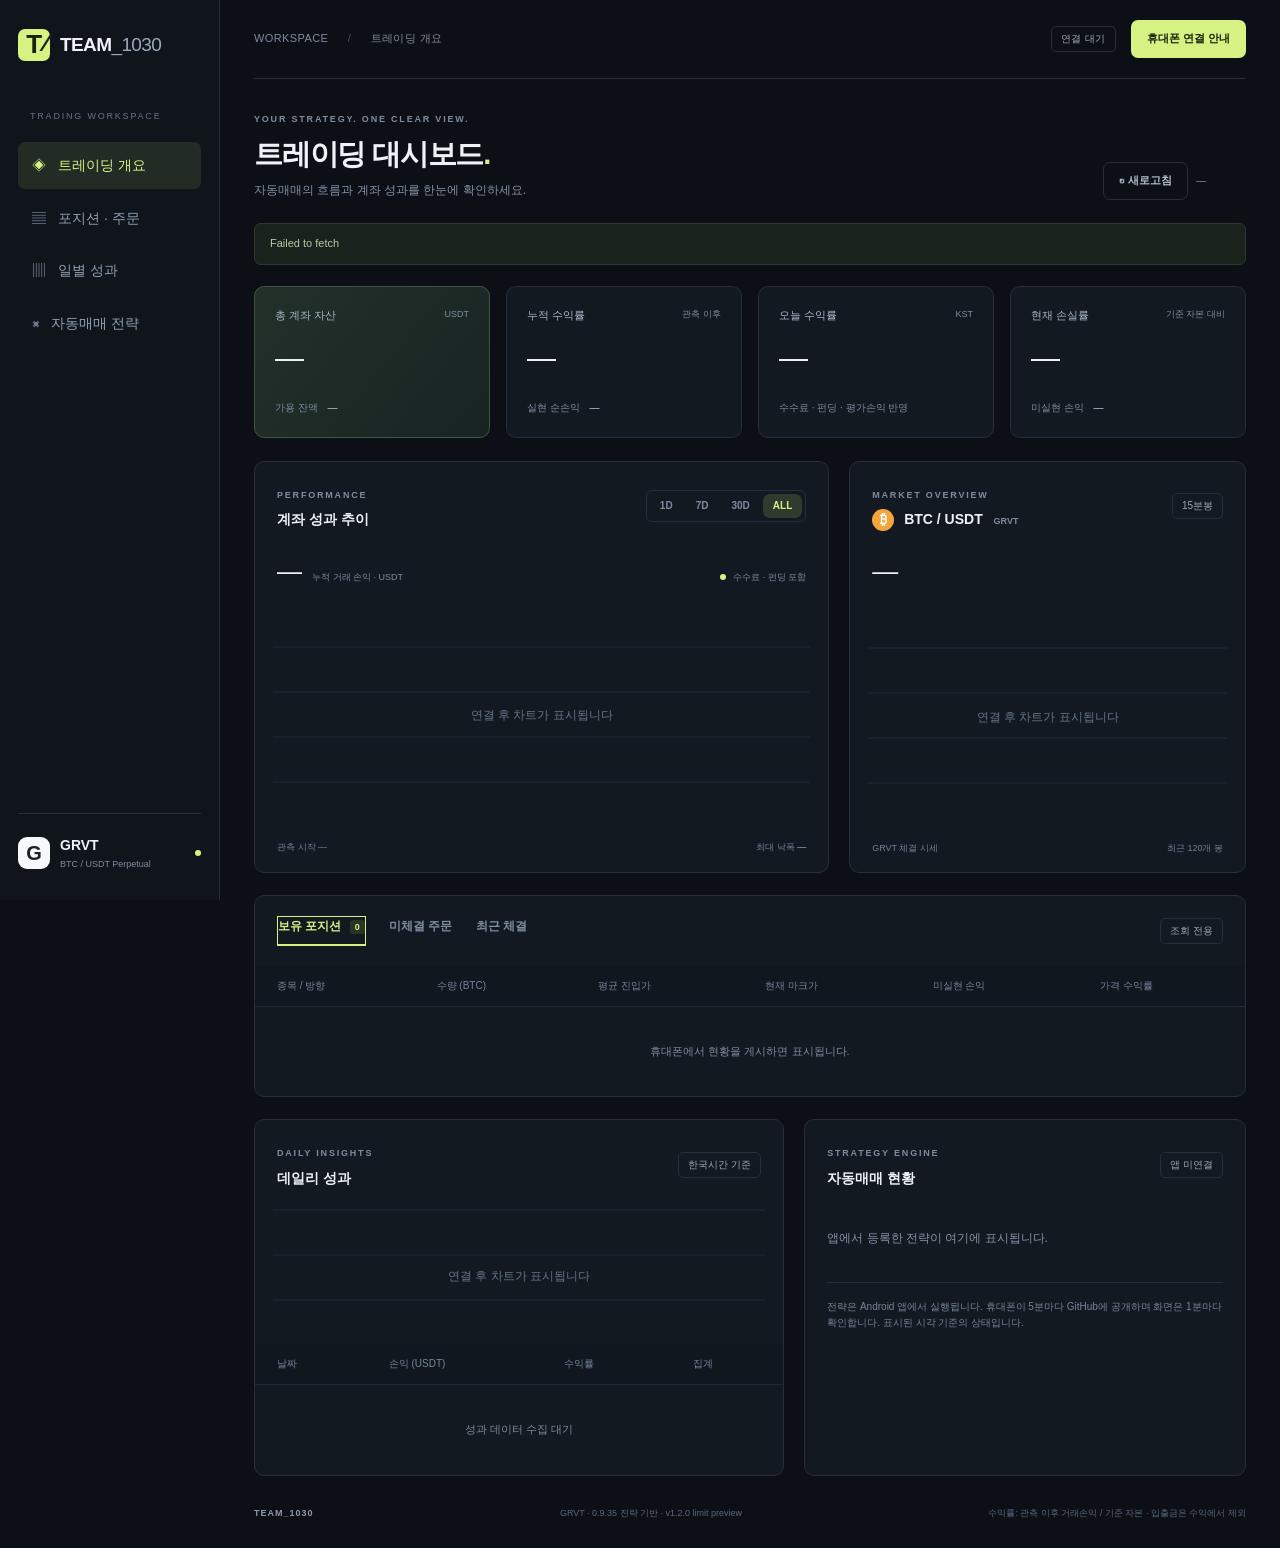
<file: trading/index.html>
<!doctype html>
<html lang="ko"><head><meta charset="utf-8"><meta name="viewport" content="width=device-width,initial-scale=1"><meta name="referrer" content="no-referrer"><meta http-equiv="Content-Security-Policy" content="default-src 'self'; script-src 'self'; style-src 'self'; connect-src 'self' https: http://127.0.0.1:*; img-src 'self' data:; object-src 'none'; base-uri 'none'; form-action 'none'"><title>Team_1030 · GRVT Trading Desk</title><link rel="stylesheet" href="style.css?v=1.2.0-limit"></head>
<body>
<aside><a class="brand" href="./"><span class="mark">T<span>⁄</span></span><b>TEAM<span>_1030</span></b></a><div class="workspace">TRADING WORKSPACE</div><a class="nav active" href="#overview">◈ <span>트레이딩 개요</span></a><a class="nav" href="#positions">▤ <span>포지션 · 주문</span></a><a class="nav" href="#performance">▥ <span>일별 성과</span></a><a class="nav" href="#strategies">⌘ <span>자동매매 전략</span></a><div class="side-bottom"><div class="exchange-icon">G</div><div><b>GRVT</b><small>BTC / USDT Perpetual</small></div><span class="dot"></span></div></aside>
<main><header><span>WORKSPACE <i>/</i> 트레이딩 개요</span><div class="header-actions"><span id="connection" class="badge">연결 대기</span><button id="connect">휴대폰 연결 안내</button></div></header>
<section id="overview" class="heading"><div><div class="eyebrow">YOUR STRATEGY. ONE CLEAR VIEW.</div><h1>트레이딩 대시보드<span class="accent">.</span></h1><p>자동매매의 흐름과 계좌 성과를 한눈에 확인하세요.</p></div><div class="heading-actions"><button id="refresh" class="quiet">↻ 새로고침</button><span id="clock">—</span></div></section>
<div id="notice" class="notice">휴대폰의 첫 공개 게시를 기다리고 있습니다. 앱에서 GitHub 공개 게시를 시작하세요.</div>
<section class="metrics"><article class="metric primary"><div>총 계좌 자산 <span>USDT</span></div><strong id="equity">—</strong><small>가용 잔액 <b id="available">—</b></small></article><article class="metric"><div>누적 수익률 <span>관측 이후</span></div><strong id="totalReturnPct">—</strong><small>실현 순손익 <b id="realizedNetPnl">—</b></small></article><article class="metric"><div>오늘 수익률 <span>KST</span></div><strong id="dailyReturnPct">—</strong><small>수수료 · 펀딩 · 평가손익 반영</small></article><article class="metric"><div>현재 손실률 <span>기준 자본 대비</span></div><strong id="currentLossPct">—</strong><small>미실현 손익 <b id="unrealizedPnl">—</b></small></article></section>
<div class="chart-grid"><section class="panel"><div class="panel-head"><div><span class="eyebrow">PERFORMANCE</span><h2>계좌 성과 추이</h2></div><div class="segmented" id="ranges"><button data-days="1">1D</button><button data-days="7">7D</button><button data-days="30">30D</button><button data-days="0" class="selected">ALL</button></div></div><div class="chart-summary"><strong id="chartPnl">—</strong><span>누적 거래 손익 · USDT</span><span class="legend"><i></i> 수수료 · 펀딩 포함</span></div><div id="equityChart" class="chart" aria-label="누적 손익 그래프"></div><div class="chart-footer"><span id="baseline">관측 시작 —</span><span>최대 낙폭 <b id="drawdownPct">—</b></span></div></section>
<section class="panel market"><div class="panel-head"><div><span class="eyebrow">MARKET OVERVIEW</span><h2><span class="bitcoin">₿</span> BTC / USDT <small>GRVT</small></h2></div><span class="badge">15분봉</span></div><strong id="lastPrice" class="market-price">—</strong><div id="candleChart" class="chart candle" aria-label="BTC 15분 캔들 차트"></div><div class="chart-footer"><span>GRVT 체결 시세</span><span>최근 120개 봉</span></div></section></div>
<section id="positions" class="panel"><div class="panel-head"><div class="tabs"><button data-tab="positions" class="selected">보유 포지션 <span id="positionCount">0</span></button><button data-tab="orders">미체결 주문</button><button data-tab="fills">최근 체결</button></div><span class="badge">조회 전용</span></div><div class="table-scroll"><table><thead id="tableHead"></thead><tbody id="tableBody"></tbody></table></div></section>
<div class="bottom-grid"><section id="performance" class="panel"><div class="panel-head"><div><span class="eyebrow">DAILY INSIGHTS</span><h2>데일리 성과</h2></div><span class="badge">한국시간 기준</span></div><div id="dailyChart" class="chart daily" aria-label="일별 손익 그래프"></div><div class="table-scroll"><table><thead><tr><th>날짜</th><th>손익 (USDT)</th><th>수익률</th><th>집계</th></tr></thead><tbody id="dailyBody"></tbody></table></div></section><section id="strategies" class="panel"><div class="panel-head"><div><span class="eyebrow">STRATEGY ENGINE</span><h2>자동매매 현황</h2></div><span id="engine" class="badge">앱 미연결</span></div><div id="strategyList" class="strategy-list"></div><div class="strategy-note">전략은 Android 앱에서 실행됩니다. 휴대폰이 5분마다 GitHub에 공개하며 화면은 1분마다 확인합니다. 표시된 시각 기준의 상태입니다.</div></section></div>
<footer><b>TEAM_1030</b><span>GRVT · 0.9.35 전략 기반 · v1.2.0 limit preview</span><span>수익률: 관측 이후 거래손익 / 기준 자본 · 입출금은 수익에서 제외</span></footer></main>
<dialog id="settings"><div class="eyebrow">PHONE DIRECT CONNECTION</div><h2>휴대폰만으로 연결</h2><p>1.2.0 APK는 제작 채팅에서 받을 수 있습니다. 기존 앱 위에 업데이트 설치하세요. 기존 거래소 주문은 자동 변경되지 않습니다.</p><p>Team_1030 1.2.0 실계좌 전용 앱에서 GRVT 거래 계정 ID·API 키·주문 서명키를 입력하고 <b>GRVT 연결 확인</b>을 누르세요.</p><p>앱의 <b>GitHub 공개 대시보드 설정</b>에서 해당 저장소의 게시 토큰을 입력하면 계좌 현황이 5분마다 공개됩니다.</p><p>PC·별도 서버·웹 로그인은 필요 없습니다. 거래소 키와 GitHub 토큰은 이 웹페이지에 입력하지 않습니다.</p><p>휴대폰 감시가 중단되면 새 데이터가 게시되지 않습니다. 마지막 갱신 시각을 확인하세요.</p><div class="modal-actions"><button id="cancel" type="button">닫기</button></div></dialog>
<script src="app.js?v=1.2.0-limit"></script></body></html>
</file>
<file: trading/style.css>
:root{color-scheme:dark;--bg:#0c1016;--panel:#131921;--line:#252e3a;--muted:#7f8c9e;--text:#eef2f8;--accent:#d6f283;--green:#72d7b1;--red:#ff8b8f}*{box-sizing:border-box}html{scroll-behavior:smooth;scroll-padding-top:25px}body{margin:0;background:var(--bg);color:var(--text);font:14px/1.6 -apple-system,BlinkMacSystemFont,'Segoe UI','Malgun Gothic',sans-serif}button,input{font:inherit}button,a{touch-action:manipulation}button{cursor:pointer;border:1px solid transparent;border-radius:7px;padding:9px 15px;background:var(--accent);color:#17230c;font-weight:600}button:hover{filter:brightness(1.12)}button:focus-visible,a:focus-visible,input:focus-visible{outline:2px solid var(--accent);outline-offset:3px}button.quiet{background:transparent;color:#b3bfce;border-color:var(--line)}aside{position:fixed;inset:0 auto 0 0;width:220px;background:#10151c;border-right:1px solid var(--line);padding:29px 18px;display:flex;flex-direction:column;z-index:5}.brand{text-decoration:none;color:var(--text);display:flex;gap:10px;align-items:center;font-size:19px;letter-spacing:-.6px}.brand b span{font-weight:400;color:#9ba9bb}.mark{width:32px;height:32px;background:var(--accent);color:#16220c;display:grid;place-content:center;font-size:26px;font-weight:900;position:relative;border-radius:7px}.mark span{position:absolute;right:2px;bottom:-3px}.workspace{font-size:9px;letter-spacing:1.8px;color:#657285;margin:48px 12px 16px}.nav{color:#8f9fb1;padding:12px 14px;margin:3px 0;border-radius:7px;text-decoration:none;display:flex;gap:12px}.nav.active{background:#222c24;color:var(--accent)}.side-bottom{margin-top:auto;border-top:1px solid var(--line);padding-top:20px;display:flex;align-items:center;gap:10px}.exchange-icon{background:#f7f8f9;color:#1b2026;font-weight:900;font-size:20px;width:32px;height:32px;text-align:center;border-radius:9px}.side-bottom small{display:block;font-size:9px;color:var(--muted)}.dot{width:6px;height:6px;background:var(--accent);border-radius:50%;margin-left:auto}main{margin-left:220px;padding:0 34px;max-width:1900px}header{height:79px;display:flex;align-items:center;justify-content:space-between;border-bottom:1px solid var(--line);font-size:11px;color:var(--muted);letter-spacing:.4px}header i{margin:0 16px;color:#414c59;font-style:normal}.header-actions{display:flex;gap:15px;align-items:center}.badge{font-size:10px;padding:4px 9px;border:1px solid var(--line);border-radius:5px;color:#9ba9ba;white-space:nowrap}.heading{display:flex;justify-content:space-between;align-items:end;padding:33px 0 23px}.eyebrow{font-size:9px;letter-spacing:1.8px;color:var(--muted);font-weight:600}h1{font-size:29px;letter-spacing:-1.2px;margin:5px 0 3px;font-weight:650}.accent{color:var(--accent)}p{margin:0;color:#8392a6;font-size:12px}.heading-actions{display:flex;align-items:center;gap:8px;flex-wrap:wrap}.heading-actions button{font-size:11px}#clock{display:block;font-size:10px;color:var(--muted);min-width:50px}.notice{padding:11px 15px;background:#19221c;color:#b6cca1;border:1px solid #2c3a2d;border-radius:7px;margin-bottom:21px;font-size:11px}.notice.demo{background:#292315;color:#e9c979;border-color:#50432a}.metrics{display:grid;grid-template-columns:repeat(4,1fr);gap:16px;margin-bottom:23px}.metric{border:1px solid var(--line);background:var(--panel);border-radius:10px;padding:20px}.metric.primary{background:linear-gradient(130deg,#23302a,#182422);border-color:#405442}.metric>div{font-size:11px;color:#aab7c6;display:flex;justify-content:space-between}.metric>div span{font-size:9px;color:#7f8c9e}.metric strong{font-size:29px;font-weight:500;display:block;letter-spacing:-.8px;margin:11px 0 13px;font-variant-numeric:tabular-nums}.metric small{font-size:10px;color:var(--muted)}.metric small b{color:#bcc7d4;font-weight:500;margin-left:7px}.chart-grid{display:grid;grid-template-columns:1.45fr 1fr;gap:20px}.panel{border:1px solid var(--line);border-radius:10px;background:var(--panel);overflow:hidden;margin-bottom:22px}.panel-head{display:flex;align-items:center;justify-content:space-between;padding:20px 22px;gap:10px}h2{font-size:14px;margin:4px 0 0;font-weight:600}h2 small{font-size:9px;margin-left:7px;color:var(--muted)}.segmented{display:flex;gap:3px;border:1px solid var(--line);border-radius:6px;padding:3px}.segmented button{padding:3px 9px;font-size:10px;background:transparent;color:var(--muted)}.segmented button.selected{background:#303b30;color:var(--accent)}.chart-summary{padding:0 22px;display:flex;align-items:baseline;gap:10px}.chart-summary strong{font-size:25px;font-weight:500}.chart-summary>span{color:var(--muted);font-size:9px}.chart-summary .legend{margin-left:auto}.legend i{display:inline-block;width:6px;height:6px;background:var(--accent);border-radius:50%;margin-right:5px}.chart{height:220px;margin:15px 18px 0;position:relative}.chart svg{width:100%;height:100%;display:block}.chart .empty{position:absolute;inset:0;display:grid;place-content:center;text-align:center;color:#657487;font-size:12px;background:repeating-linear-gradient(0deg,transparent,transparent 43px,#202935 44px,transparent 45px)}.chart-footer{display:flex;justify-content:space-between;gap:8px;color:#728196;font-size:9px;padding:14px 22px 16px}.chart-footer b{font-weight:500;color:#a8b4c3}.market-price{font-size:26px;padding:0 22px;font-weight:500;display:block}.bitcoin{display:inline-grid;place-content:center;width:22px;height:22px;background:#f4a53c;color:white;border-radius:50%;margin-right:6px}.tabs{display:flex;gap:22px}.tabs button{padding:0 0 8px;background:none;color:#7e8c9e;border-radius:0;font-size:12px;border-bottom:2px solid transparent}.tabs button.selected{color:var(--accent);border-color:var(--accent)}.tabs span{background:#2a3527;font-size:9px;padding:2px 5px;border-radius:3px;margin-left:5px}.table-scroll{overflow:auto}table{width:100%;border-collapse:collapse;text-align:left;white-space:nowrap;font-size:11px}th{color:#75859a;background:#11171f;font-size:10px;font-weight:500;padding:12px 22px}td{padding:15px 22px;border-top:1px solid #202934;font-variant-numeric:tabular-nums}td.empty-cell{padding:36px;text-align:center;color:var(--muted)}.positive{color:var(--green)!important}.negative{color:var(--red)!important}.bottom-grid{display:grid;grid-template-columns:1.2fr 1fr;gap:20px}.daily{height:135px;margin-top:0}.strategy-list{padding:0 22px}.strategy{display:flex;justify-content:space-between;align-items:center;padding:14px 0;border-top:1px solid var(--line);gap:14px}.strategy b{font-size:12px;font-weight:500}.strategy small{font-size:10px;display:block;color:var(--muted)}.strategy .badge{white-space:normal;max-width:50%;text-align:right}.strategy-note{font-size:10px;color:#75859a;margin:14px 22px 22px;border-top:1px solid var(--line);padding-top:16px}footer{display:flex;justify-content:space-between;gap:10px;color:#59687d;font-size:9px;padding:8px 0 28px}footer b{letter-spacing:1px;color:#8d9aab}dialog{width:min(480px,94vw);color:var(--text);background:#151d28;border:1px solid #3d4b5c;border-radius:14px;padding:28px}dialog::backdrop{background:#05090dcc;backdrop-filter:blur(4px)}dialog h2{font-size:23px;margin-bottom:12px}dialog p{line-height:1.8;margin-bottom:20px}dialog label{display:block;color:#b8c5d5;font-size:12px;margin:17px 0}input{display:block;width:100%;padding:11px;color:white;background:#0b121c;border:1px solid #334257;border-radius:6px;margin-top:7px}dialog small{font-size:10px;color:var(--muted)}.modal-actions{display:flex;gap:8px;justify-content:flex-end;margin-top:22px}.modal-actions button{font-size:11px}#connectError{margin-top:15px}svg text{font-family:inherit;fill:#718198;font-size:10px}@media(min-width:1600px){main{padding:0 45px}.chart{height:260px}.daily{height:150px}.metric{padding:25px}}@media(max-width:1150px){aside{width:180px;padding:24px 12px}.brand{font-size:16px}main{margin-left:180px;padding:0 22px}.metric{padding:15px}.metric strong{font-size:24px}.heading{align-items:start}.heading-actions{max-width:175px;justify-content:flex-end}.chart-grid{grid-template-columns:1fr 1fr}.legend{display:none}.panel-head{padding:18px 16px}.segmented button{padding:3px 6px}footer span:last-child{display:none}}@media(max-width:850px){aside{display:none}main{margin-left:0;padding:0 18px}.metrics{grid-template-columns:repeat(2,1fr)}.chart-grid,.bottom-grid{grid-template-columns:1fr}.heading-actions{max-width:150px}h1{font-size:25px}.market .chart{height:230px}.chart-summary .legend{display:block}}@media(max-width:500px){main{padding:0 12px}header{height:65px}header>span{font-size:9px}.header-actions{gap:7px}.header-actions button{padding:7px;font-size:10px}.heading{display:block;padding-top:23px}.heading-actions{max-width:none;justify-content:flex-start;margin-top:14px}.eyebrow{font-size:8px}h1{font-size:24px}.metrics{gap:10px}.metric{padding:13px}.metric strong{font-size:24px}.metric>div span{display:none}.metric small{font-size:9px}.chart-summary .legend{display:none}.tabs{gap:17px}.tabs button{font-size:11px}td,th{padding:12px 16px}.chart-footer{font-size:8px;padding:12px}.panel-head{padding:17px 14px}footer{font-size:8px}}

header button{white-space:nowrap}.header-actions{flex-shrink:0}@media(max-width:360px){header>span{display:none}.header-actions{width:100%;justify-content:space-between}.metric strong{font-size:21px}.metric small b{margin-left:2px}}

.release-link{font-size:13px;line-height:1.9;margin:0 0 20px}.release-link a,dialog a{color:var(--accent)}.release-link small{color:var(--muted)}
</file>
